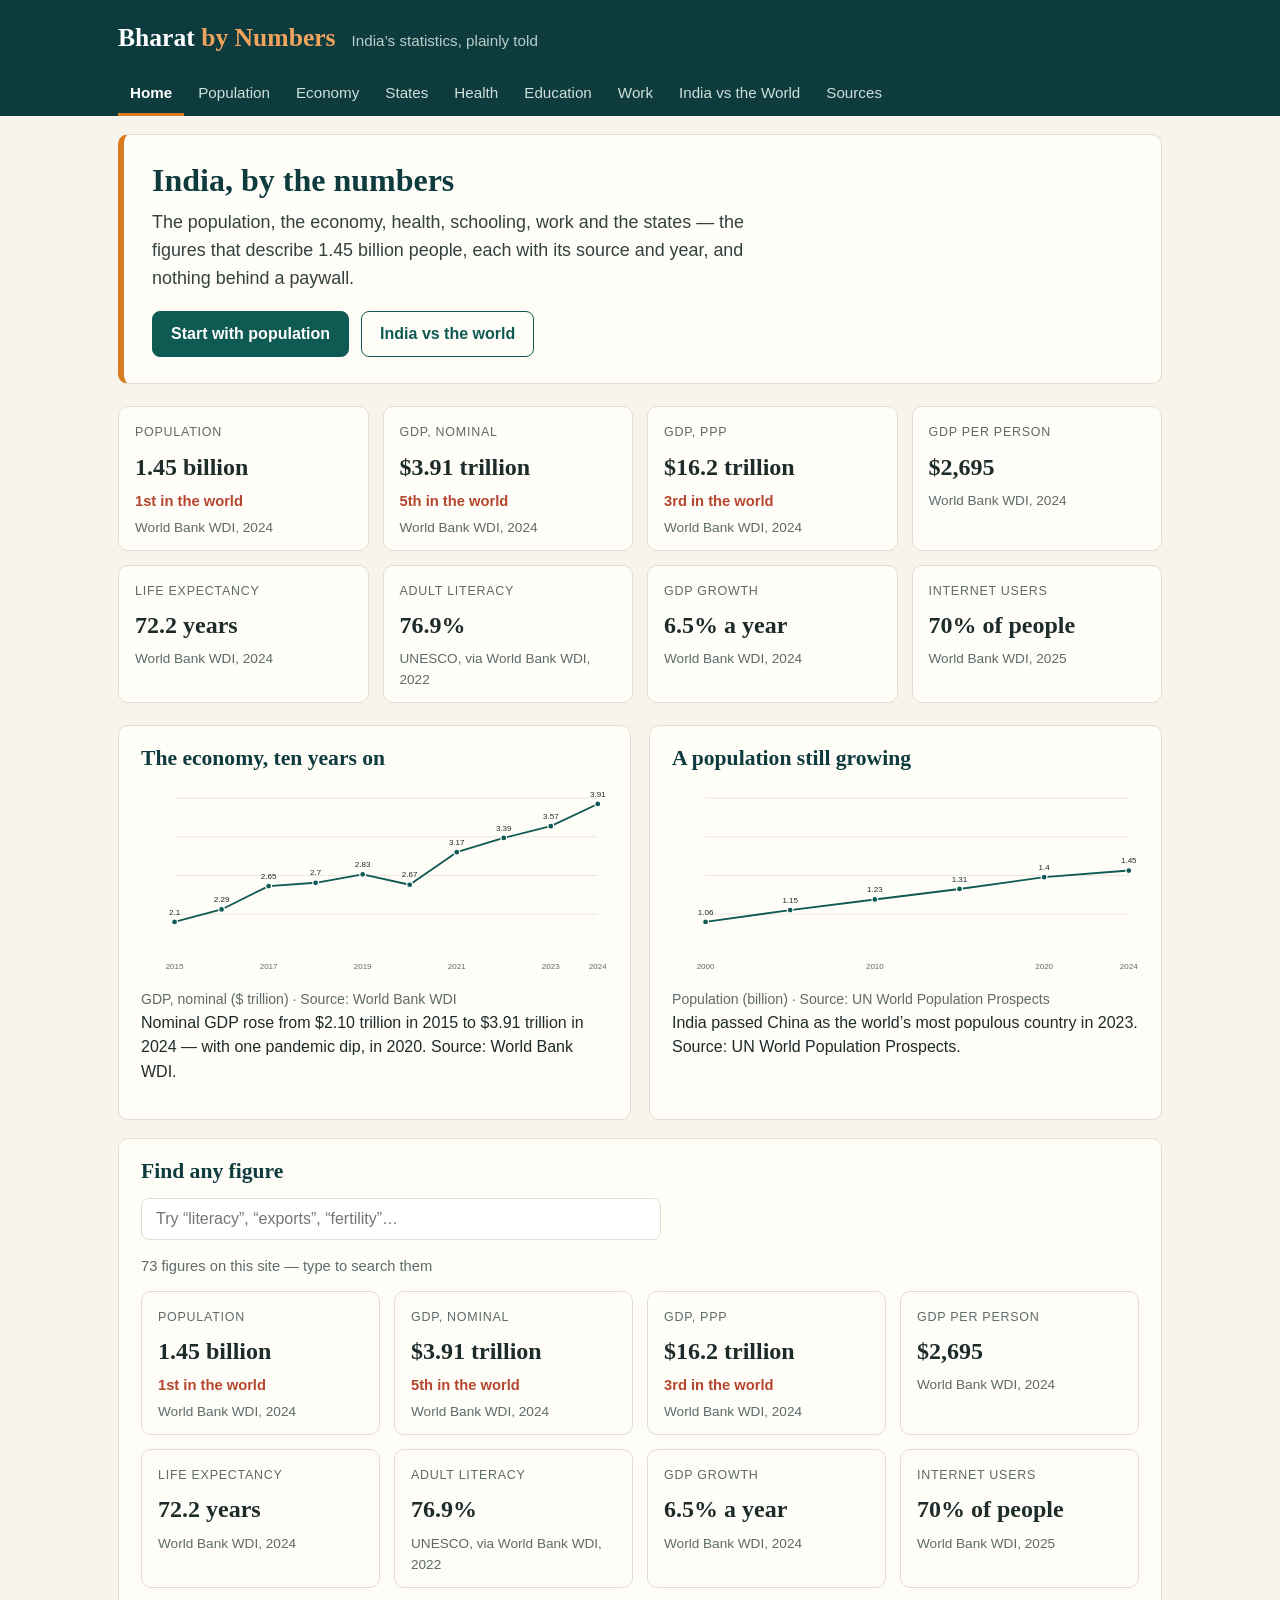
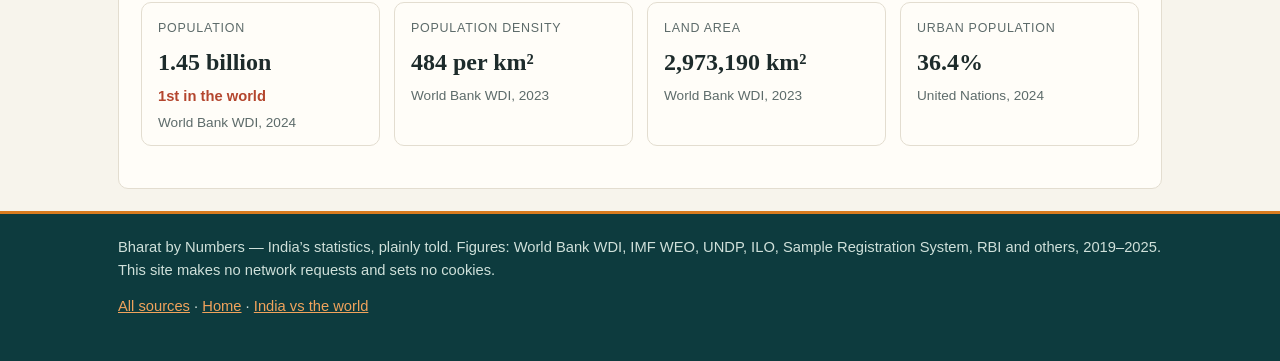
<file: app/index.html>
<!doctype html>
<html lang="en">
<head>
<meta charset="utf-8">
<meta name="viewport" content="width=device-width, initial-scale=1">
<title>Bharat by Numbers — India in figures</title>
<meta name="description" content="India's population, economy, states, health, schooling and work — figures with sources and years.">
<link rel="stylesheet" href="style.css">
</head>
<body>
<header class="masthead">
  <div class="wrap masthead-inner">
    <a class="brand" href="#/home">Bharat <span>by Numbers</span></a>
    <p class="tagline">India’s statistics, plainly told</p>
  </div>
  <nav id="nav" class="wrap" aria-label="Sections"></nav>
</header>
<main id="view" class="wrap"></main>
<footer class="colophon">
  <div class="wrap">
    <p>Bharat by Numbers — India’s statistics, plainly told. Figures: World Bank WDI, IMF WEO, UNDP, ILO, Sample Registration System, RBI and others, 2019–2025. This site makes no network requests and sets no cookies.</p>
    <p><a href="#/sources">All sources</a> · <a href="#/home">Home</a> · <a href="#/compare">India vs the world</a></p>
  </div>
</footer>
<script src="figures.js"></script>
<script src="draw.js"></script>
<script src="pages.js"></script>
<script src="boot.js"></script>
</body>
</html>
</file>
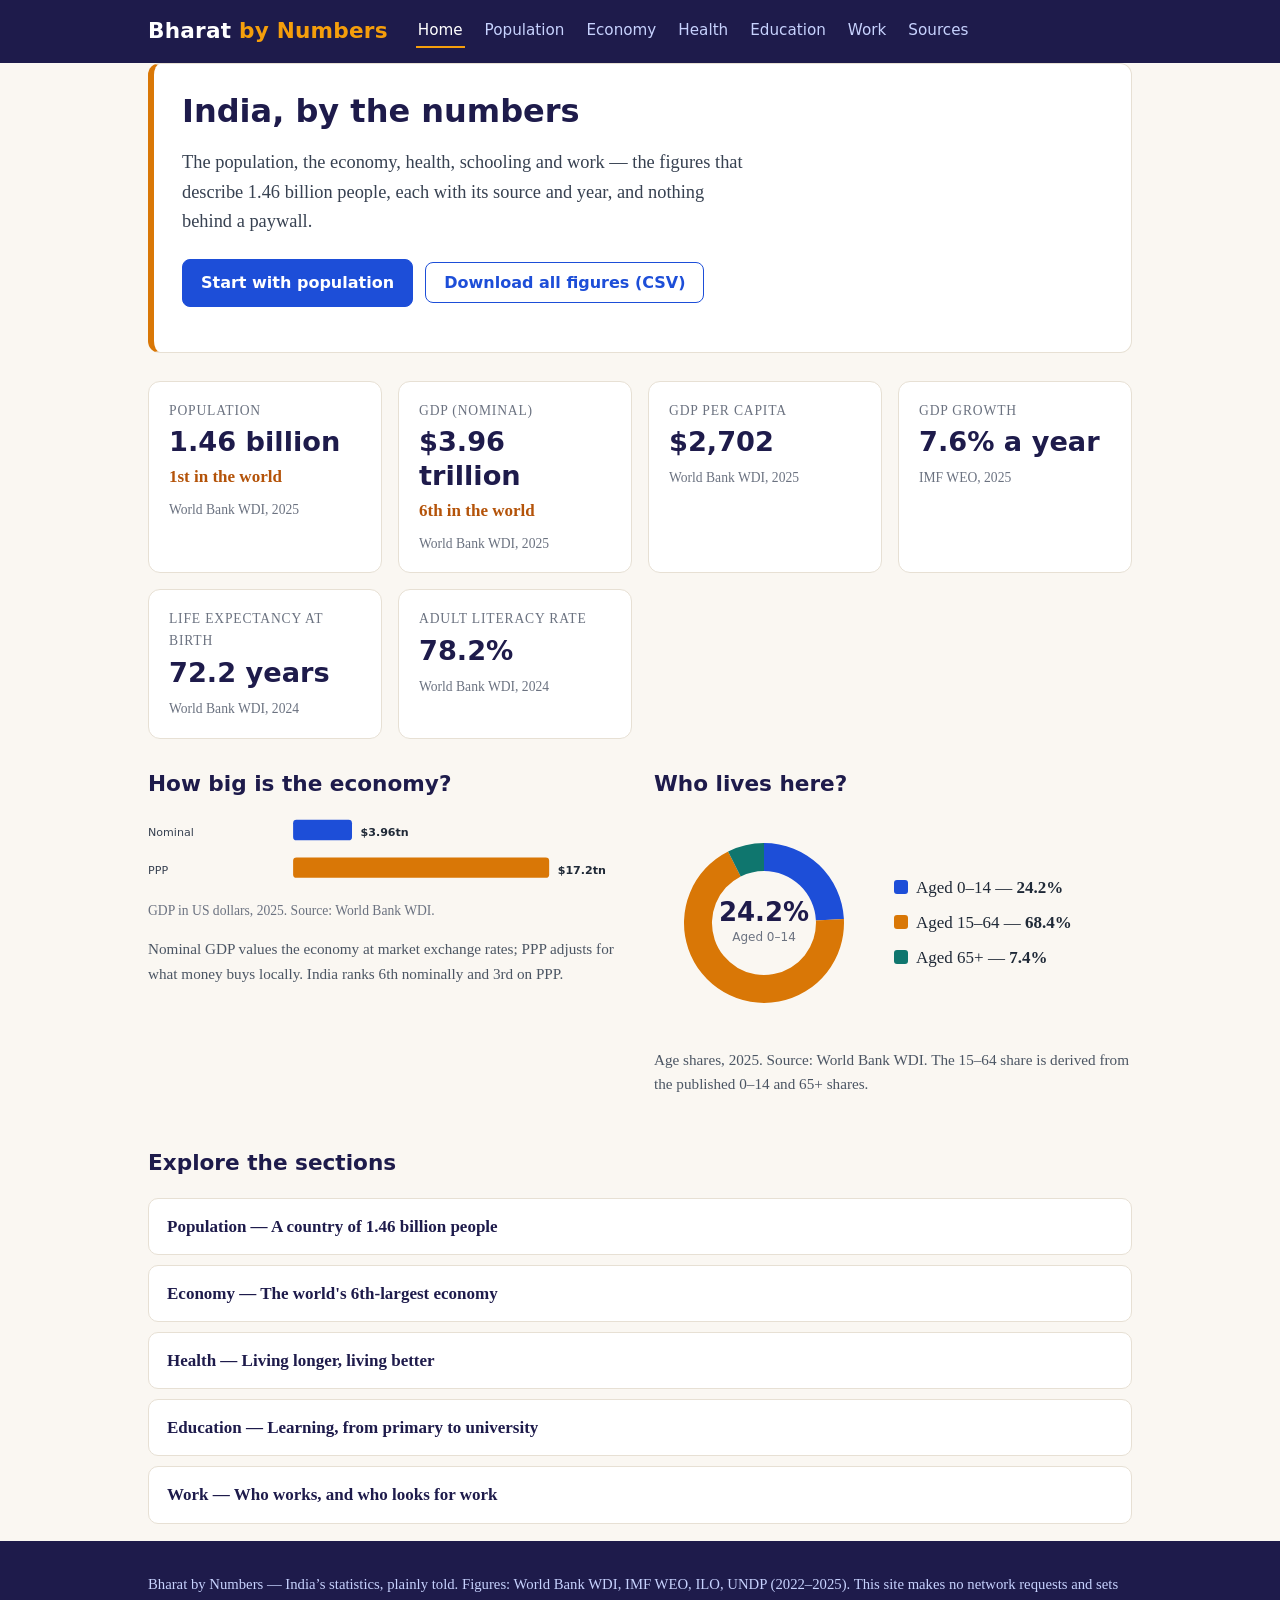
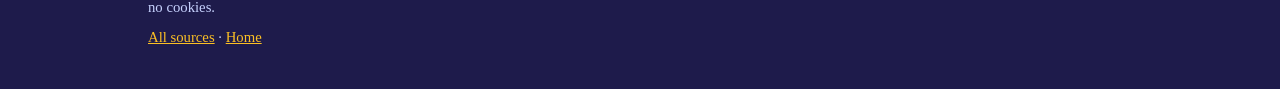
<file: out2/app/index.html>
<!doctype html>
<html lang="en">
<head>
<meta charset="utf-8">
<meta name="viewport" content="width=device-width, initial-scale=1">
<title>Bharat by Numbers — India in figures</title>
<meta name="description" content="India's population, economy, health, schooling and work — figures with sources and years.">
<link rel="stylesheet" href="style.css">
</head>
<body>
<header class="site-header">
  <div class="wrap">
    <a class="brand" href="#/home">Bharat <span>by Numbers</span></a>
    <nav aria-label="Sections">
      <a href="#/home">Home</a>
      <a href="#/population">Population</a>
      <a href="#/economy">Economy</a>
      <a href="#/health">Health</a>
      <a href="#/education">Education</a>
      <a href="#/work">Work</a>
      <a href="#/sources">Sources</a>
    </nav>
  </div>
</header>
<main id="view" class="wrap"></main>
<footer class="site-footer">
  <div class="wrap">
    <p>Bharat by Numbers — India’s statistics, plainly told. Figures: World Bank WDI, IMF WEO, ILO, UNDP (2022–2025). This site makes no network requests and sets no cookies.</p>
    <p><a href="#/sources">All sources</a> · <a href="#/home">Home</a></p>
  </div>
</footer>
<script src="data.js"></script>
<script src="charts.js"></script>
<script src="views.js"></script>
<script src="app.js"></script>
</body>
</html>
</file>
<file: app/style.css>
/* Bharat by Numbers v2 — deep teal, saffron and warm paper. System fonts only. */
:root {
  --teal: #0f5a52;
  --teal-dark: #0d3b3e;
  --saffron: #d97b1f;
  --jade: #3a9e7f;
  --rust: #b4462e;
  --paper: #f7f4ec;
  --card: #fffdf8;
  --ink: #1d2b2b;
  --muted: #5d6b6a;
  --line: #e3ddd0;
  --radius: 10px;
}
* { box-sizing: border-box; }
body {
  margin: 0;
  background: var(--paper);
  color: var(--ink);
  font: 16px/1.55 -apple-system, "Segoe UI", Roboto, Helvetica, Arial, sans-serif;
}
h1, h2, h3 { font-family: Georgia, "Times New Roman", serif; color: var(--teal-dark); line-height: 1.2; }
h1 { font-size: 2rem; margin: 0.4em 0 0.3em; }
h2 { font-size: 1.35rem; margin: 0 0 0.6em; }
h3 { font-size: 1.1rem; margin: 0 0 0.4em; }
p { margin: 0 0 0.9em; }
a { color: var(--teal); }
.wrap { max-width: 1080px; margin: 0 auto; padding: 0 18px; }

/* Header */
.masthead { background: var(--teal-dark); color: #f2ede0; padding: 18px 0 0; }
.masthead-inner { display: flex; align-items: baseline; gap: 16px; flex-wrap: wrap; }
.brand { color: #fff; text-decoration: none; font-family: Georgia, serif; font-size: 1.6rem; font-weight: 700; }
.brand span { color: #f0a35c; }
.tagline { margin: 0; color: #b9cfc9; font-size: 0.95rem; }
#nav { display: flex; flex-wrap: wrap; gap: 2px; margin-top: 14px; padding-bottom: 0; }
#nav a {
  color: #cfe0da; text-decoration: none; padding: 9px 12px; font-size: 0.95rem;
  border-bottom: 3px solid transparent;
}
#nav a:hover { color: #fff; background: rgba(255,255,255,0.07); }
#nav a.active { color: #fff; border-bottom-color: var(--saffron); font-weight: 600; }

/* Main */
main { padding: 10px 0 30px; }
.hero {
  background: var(--card); border: 1px solid var(--line); border-left: 6px solid var(--saffron);
  border-radius: var(--radius); padding: 26px 28px; margin: 18px 0 22px;
}
.hero h1 { margin-top: 0; }
.lede { font-size: 1.12rem; color: #33413f; max-width: 62ch; }
.hero-actions { margin: 18px 0 0; display: flex; gap: 12px; flex-wrap: wrap; }
.btn {
  display: inline-block; background: var(--teal); color: #fff; border: 1px solid var(--teal);
  padding: 10px 18px; border-radius: 8px; text-decoration: none; font-weight: 600; cursor: pointer; font-size: 1rem;
}
.btn:hover { background: var(--teal-dark); }
.btn-ghost { background: transparent; color: var(--teal); }
.btn-ghost:hover { background: #eaf2ef; }

/* Stat cards */
.card-grid { display: grid; grid-template-columns: repeat(4, 1fr); gap: 14px; margin: 0 0 22px; }
.stat-card {
  background: var(--card); border: 1px solid var(--line); border-radius: var(--radius);
  padding: 16px 16px 12px;
}
.stat-label { font-size: 0.78rem; letter-spacing: 0.06em; text-transform: uppercase; color: var(--muted); margin: 0 0 6px; }
.stat-value { font-size: 1.5rem; font-weight: 700; font-family: Georgia, serif; margin: 0 0 4px; }
.stat-note { color: var(--rust); font-weight: 600; font-size: 0.92rem; margin: 0 0 4px; }
.stat-source { color: var(--muted); font-size: 0.85rem; margin: 0; }

/* Panels and charts */
.panel {
  background: var(--card); border: 1px solid var(--line); border-radius: var(--radius);
  padding: 20px 22px; margin: 0 0 22px;
}
.chart-pair { display: grid; grid-template-columns: 1fr 1fr; gap: 18px; }
.chart-pair .panel { margin-bottom: 18px; }
.chart-note { color: var(--muted); font-size: 0.88rem; margin: 6px 0 0; }
.donut-wrap { display: flex; gap: 18px; align-items: center; flex-wrap: wrap; }
.donut-wrap svg { width: 220px; max-width: 55%; }
.legend { list-style: none; margin: 0; padding: 0; }
.legend li { margin: 6px 0; }
.swatch { display: inline-block; width: 12px; height: 12px; border-radius: 3px; margin-right: 8px; }
svg { max-width: 100%; height: auto; }

/* Tabs, sort, search */
.tabs { display: flex; gap: 8px; margin: 0 0 16px; flex-wrap: wrap; }
.tab {
  background: var(--card); border: 1px solid var(--line); border-radius: 8px;
  padding: 9px 16px; font-size: 1rem; cursor: pointer; color: var(--ink);
}
.tab.active { background: var(--teal-dark); color: #fff; border-color: var(--teal-dark); }
.sort-row { margin: 0 0 12px; color: var(--muted); }
.sort-btn {
  background: var(--card); border: 1px solid var(--line); border-radius: 8px;
  padding: 7px 13px; font-size: 0.95rem; cursor: pointer; margin-left: 6px;
}
.sort-btn.active { background: var(--teal); color: #fff; border-color: var(--teal); }
input[type="search"] {
  width: 100%; max-width: 520px; padding: 11px 14px; font-size: 1rem;
  border: 1px solid var(--line); border-radius: 8px; background: #fff;
}
.hint { color: var(--muted); font-size: 0.92rem; }
.next-link { font-size: 1.05rem; }

/* Tables */
table { width: 100%; border-collapse: collapse; font-size: 0.97rem; }
th, td { text-align: left; padding: 9px 10px; border-bottom: 1px solid var(--line); }
thead th { color: var(--teal-dark); border-bottom: 2px solid var(--teal); }
.num { text-align: right; font-variant-numeric: tabular-nums; }
.yr { color: var(--muted); font-size: 0.85em; }
.states-panel { overflow-x: auto; }
.source-list { margin: 0; padding-left: 20px; }
.source-list li { margin: 10px 0; }

/* Footer */
.colophon { border-top: 3px solid var(--saffron); background: var(--teal-dark); color: #cfe0da; padding: 22px 0 30px; font-size: 0.92rem; }
.colophon a { color: #f0a35c; }

/* Phone */
@media (max-width: 760px) {
  h1 { font-size: 1.6rem; }
  .card-grid { grid-template-columns: repeat(2, 1fr); }
  .chart-pair { grid-template-columns: 1fr; }
  #nav a { padding: 8px 9px; font-size: 0.9rem; }
  .hero { padding: 20px; }
  .donut-wrap svg { max-width: 100%; }
}
@media (max-width: 420px) {
  .card-grid { grid-template-columns: 1fr; }
  .stat-value { font-size: 1.35rem; }
}
</file>
<file: out2/app/style.css>
/* Bharat by Numbers — one stylesheet, no frameworks, no network. */
* { box-sizing: border-box; }
html { -webkit-text-size-adjust: 100%; }
body {
  margin: 0;
  font-family: Georgia, "Times New Roman", serif;
  font-size: 17px;
  line-height: 1.6;
  color: #1f2937;
  background: #faf7f2;
}
h1, h2, h3, .brand, .button, nav a, .card-value, .tab {
  font-family: "Segoe UI", system-ui, -apple-system, sans-serif;
}
h1 { font-size: 2rem; line-height: 1.2; margin: 0.4em 0 0.3em; color: #1e1b4b; }
h2 { font-size: 1.35rem; color: #1e1b4b; margin: 1.6em 0 0.5em; }
a { color: #1d4ed8; }
a:hover { text-decoration-thickness: 2px; }
.wrap { max-width: 1024px; margin: 0 auto; padding: 0 20px; }

/* Header and navigation */
.site-header { background: #1e1b4b; color: #fff; }
.site-header .wrap { display: flex; flex-wrap: wrap; align-items: center; gap: 8px 28px; padding-top: 14px; padding-bottom: 14px; }
.brand { color: #fff; text-decoration: none; font-size: 1.35rem; font-weight: 800; letter-spacing: 0.01em; }
.brand span { color: #f59e0b; font-weight: 600; }
nav { display: flex; flex-wrap: wrap; gap: 4px 18px; }
nav a { color: #c7d2fe; text-decoration: none; font-size: 0.95rem; padding: 4px 2px; border-bottom: 2px solid transparent; }
nav a:hover { color: #fff; }
nav a.active { color: #fff; border-bottom-color: #f59e0b; }

/* Main content */
main { padding: 28px 20px 48px; }
.hero { background: #fff; border: 1px solid #e7e0d4; border-left: 6px solid #d97706; border-radius: 12px; padding: 28px 28px 24px; margin-bottom: 28px; }
.hero h1 { margin-top: 0; }
.lede { font-size: 1.15rem; color: #374151; max-width: 62ch; }
.button {
  display: inline-block; background: #1d4ed8; color: #fff; border: 1px solid #1d4ed8;
  border-radius: 8px; padding: 10px 18px; font-size: 1rem; font-weight: 600;
  text-decoration: none; cursor: pointer; margin: 4px 8px 4px 0;
}
.button:hover { background: #1e40af; }
.button.ghost { background: #fff; color: #1d4ed8; }
.note { color: #4b5563; font-size: 0.95rem; max-width: 70ch; }
.note code { background: #eef2ff; padding: 1px 5px; border-radius: 4px; }

/* Stat cards */
.cards { display: grid; grid-template-columns: repeat(auto-fit, minmax(220px, 1fr)); gap: 16px; margin: 20px 0; }
.card { background: #fff; border: 1px solid #e7e0d4; border-radius: 12px; padding: 18px 20px; }
.card-label { margin: 0 0 4px; font-size: 0.85rem; text-transform: uppercase; letter-spacing: 0.06em; color: #6b7280; }
.card-value { margin: 0; font-size: 1.7rem; font-weight: 800; color: #1e1b4b; line-height: 1.25; }
.card-rank { margin: 4px 0 0; color: #b45309; font-weight: 600; }
.card-source { margin: 8px 0 0; font-size: 0.85rem; color: #6b7280; }

/* Two-column split */
.split { display: grid; grid-template-columns: 1fr 1fr; gap: 28px; margin-top: 8px; }
.split h2 { margin-top: 0.4em; }

/* Section links on the home page */
.section-links { list-style: none; padding: 0; display: grid; gap: 10px; }
.section-links a { display: block; background: #fff; border: 1px solid #e7e0d4; border-radius: 10px; padding: 14px 18px; text-decoration: none; color: #1e1b4b; font-weight: 600; }
.section-links a:hover { border-color: #1d4ed8; }

/* Tables */
table.figures { width: 100%; border-collapse: collapse; background: #fff; margin: 12px 0 28px; font-size: 0.95rem; }
table.figures th, table.figures td { text-align: left; padding: 10px 12px; border-bottom: 1px solid #e7e0d4; vertical-align: top; }
table.figures thead th { background: #1e1b4b; color: #fff; }
table.figures tbody tr:nth-child(even) { background: #fdfbf8; }

/* Tabs */
.tabs { display: flex; gap: 8px; margin: 20px 0 0; flex-wrap: wrap; }
.tab { background: #fff; border: 1px solid #cbd5e1; border-radius: 8px 8px 0 0; border-bottom: none; padding: 10px 16px; font-size: 1rem; cursor: pointer; color: #374151; }
.tab.active { background: #1e1b4b; color: #fff; border-color: #1e1b4b; }
.tab-panel { display: none; background: #fff; border: 1px solid #e7e0d4; border-radius: 0 12px 12px 12px; padding: 20px 22px; }
.tab-panel.active { display: block; }
.tab-panel h2 { margin-top: 0; }

/* Charts */
.chart { width: 100%; height: auto; display: block; }
.chart-label { font-size: 13px; fill: #374151; font-family: "Segoe UI", system-ui, sans-serif; }
.chart-value { font-size: 13px; font-weight: 700; fill: #1f2937; font-family: "Segoe UI", system-ui, sans-serif; }
.chart-note { font-size: 0.85rem; color: #6b7280; margin: 6px 0 0; }
.donut-wrap { display: flex; gap: 20px; align-items: center; flex-wrap: wrap; }
.donut { width: 220px; height: 220px; flex: none; }
.donut-big { font-size: 26px; font-weight: 800; fill: #1e1b4b; font-family: "Segoe UI", system-ui, sans-serif; }
.donut-small { font-size: 12px; fill: #6b7280; font-family: "Segoe UI", system-ui, sans-serif; }
.legend { list-style: none; padding: 0; margin: 0; }
.legend li { margin: 8px 0; }
.swatch { display: inline-block; width: 14px; height: 14px; border-radius: 3px; margin-right: 8px; vertical-align: -1px; }

/* Footer */
.site-footer { background: #1e1b4b; color: #c7d2fe; padding: 26px 0 34px; font-size: 0.92rem; }
.site-footer a { color: #fbbf24; }
.site-footer p { margin: 6px 0; }

/* Phones */
@media (max-width: 640px) {
  body { font-size: 16px; }
  h1 { font-size: 1.6rem; }
  .split { grid-template-columns: 1fr; }
  .hero { padding: 20px; }
  .site-header .wrap { flex-direction: column; align-items: flex-start; }
  nav a { padding: 6px 2px; }
  table.figures { font-size: 0.86rem; }
  table.figures th, table.figures td { padding: 8px 8px; }
}
</file>
